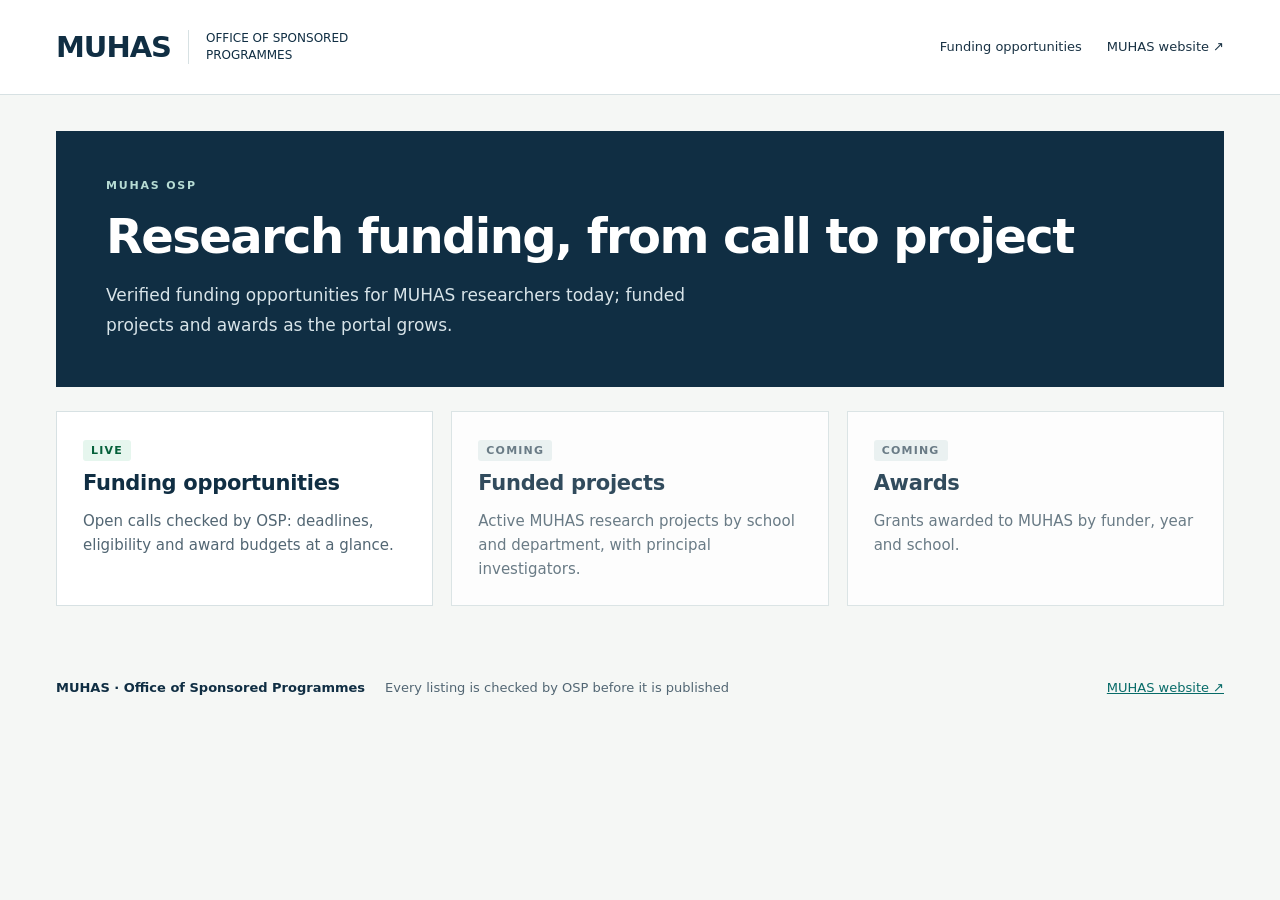
<file: index.html>
<!doctype html>
<html lang="en">
<head>
<meta charset="utf-8"><meta name="viewport" content="width=device-width,initial-scale=1">
<title>Office of Sponsored Programmes | MUHAS</title>
<meta name="description" content="MUHAS Office of Sponsored Programmes: verified research funding opportunities and, progressively, funded projects and awards.">
<meta property="og:title" content="Office of Sponsored Programmes | MUHAS">
<meta property="og:type" content="website">
<link rel="icon" href="data:,">
<link rel="stylesheet" href="assets/osp.css">
</head>
<body>
<a class="skip" href="#main">Skip to content</a>
<header>
  <div class="header-inner">
    <a class="brand" href="./"><b>MUHAS</b><span>OFFICE OF SPONSORED<br>PROGRAMMES</span></a>
    <nav aria-label="Site">
      <a href="opportunities/">Funding opportunities</a>
      <a href="https://muhas.ac.tz/">MUHAS website ↗</a>
    </nav>
  </div>
</header>
<main id="main">
  <section class="hero">
    <p class="eyebrow">MUHAS OSP</p>
    <h1>Research funding, from call to project</h1>
    <p class="lead">Verified funding opportunities for MUHAS researchers today; funded projects and awards as the portal grows.</p>
  </section>
  <div class="sections" style="margin-top:24px">
    <a class="card" href="opportunities/">
      <span class="tag live">LIVE</span>
      <h2>Funding opportunities</h2>
      <p>Open calls checked by OSP: deadlines, eligibility and award budgets at a glance.</p>
    </a>
    <div class="card muted">
      <span class="tag soon">COMING</span>
      <h2>Funded projects</h2>
      <p>Active MUHAS research projects by school and department, with principal investigators.</p>
    </div>
    <div class="card muted">
      <span class="tag soon">COMING</span>
      <h2>Awards</h2>
      <p>Grants awarded to MUHAS by funder, year and school.</p>
    </div>
  </div>
</main>
<footer><strong>MUHAS · Office of Sponsored Programmes</strong><span>Every listing is checked by OSP before it is published</span><a href="https://muhas.ac.tz/">MUHAS website ↗</a></footer>
</body>
</html>
</file>
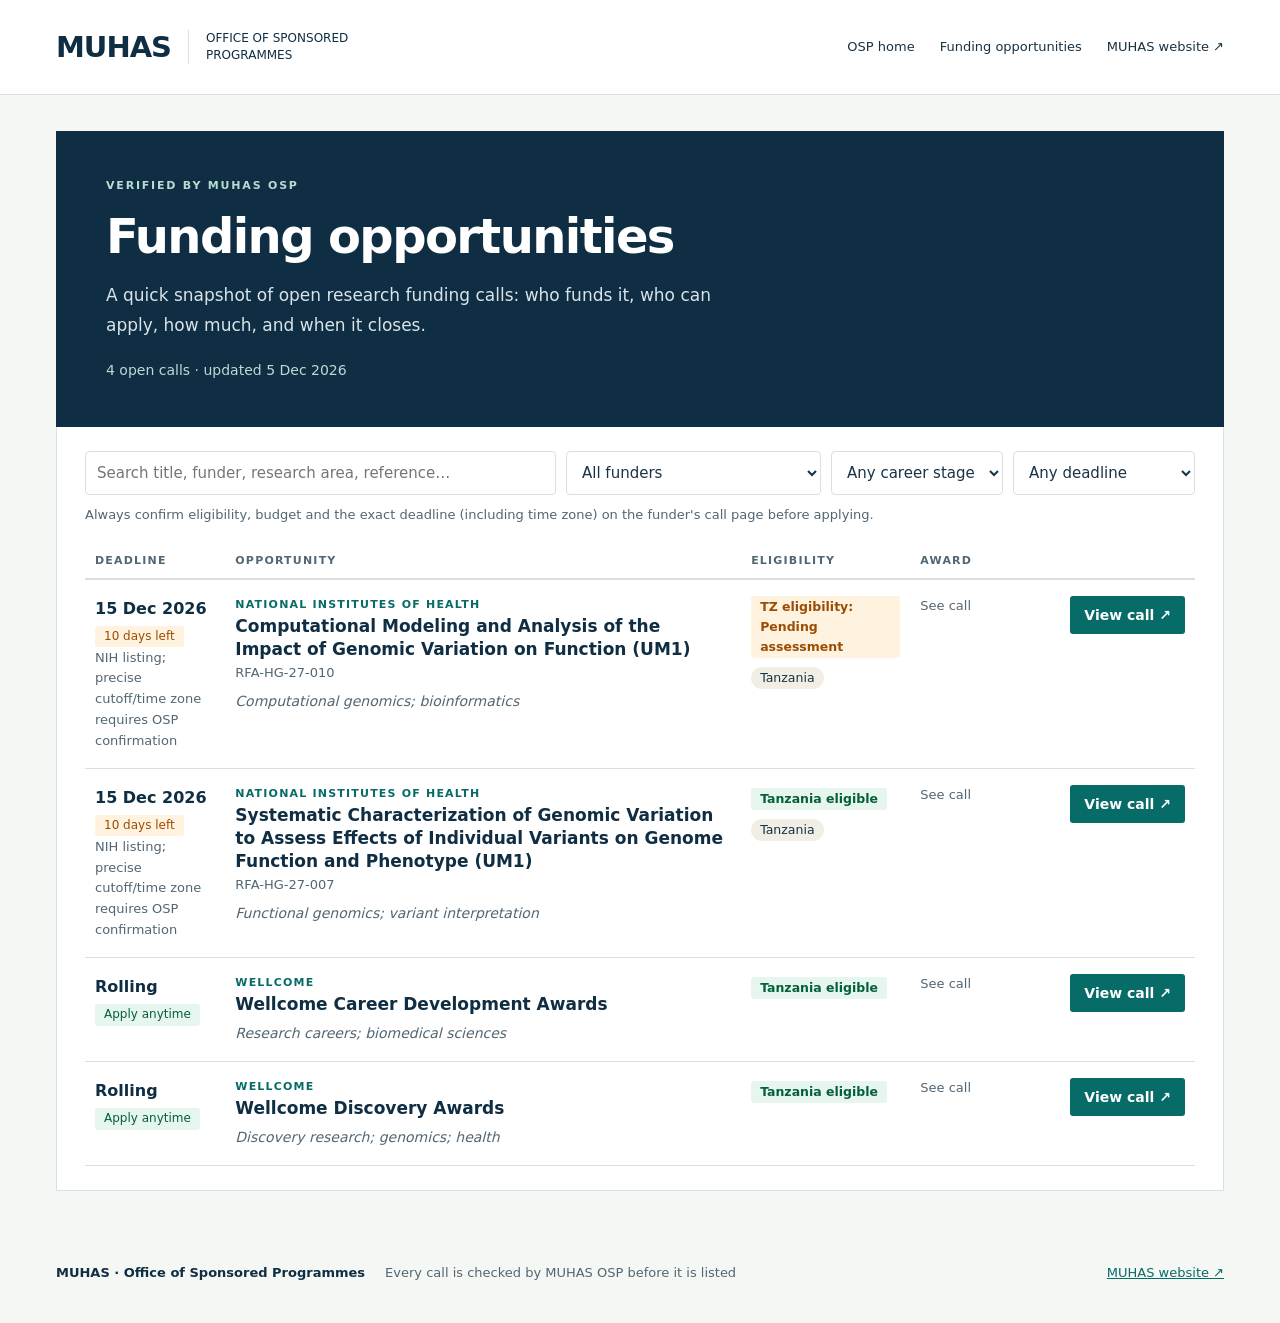
<file: opportunities/index.html>
<!doctype html>
<html lang="en">
<head>
<meta charset="utf-8"><meta name="viewport" content="width=device-width,initial-scale=1">
<title>Funding Opportunities | MUHAS</title>
<meta name="description" content="OSP-verified research funding calls for MUHAS researchers: deadlines, eligibility and award budgets at a glance.">
<meta property="og:title" content="Funding Opportunities | MUHAS">
<meta property="og:description" content="OSP-verified research funding calls for MUHAS researchers.">
<meta property="og:type" content="website">
<link rel="icon" href="data:,">
<link rel="stylesheet" href="../assets/osp.css">
<script src="../assets/opportunities.js" defer></script>
</head>
<body>
<a class="skip" href="#main">Skip to content</a>
<header>
  <div class="header-inner">
    <a class="brand" href="../"><b>MUHAS</b><span>OFFICE OF SPONSORED<br>PROGRAMMES</span></a>
    <nav aria-label="Site">
      <a href="../">OSP home</a>
      <a href="./">Funding opportunities</a>
      <a href="https://muhas.ac.tz/">MUHAS website ↗</a>
    </nav>
  </div>
</header>

<main id="main">
  <section class="hero">
    <p class="eyebrow">VERIFIED BY MUHAS OSP</p>
    <h1>Funding opportunities</h1>
    <p class="lead">A quick snapshot of open research funding calls: who funds it, who can apply, how much, and when it closes.</p>
    <p class="meta"><span id="fo-count">–</span> open calls · <span id="fo-updated">loading…</span></p>
  </section>

  <section class="board" aria-label="Funding calls">
    <div class="controls" role="search">
      <input type="search" id="fo-search" placeholder="Search title, funder, research area, reference…" aria-label="Search calls">
      <select id="fo-funder" aria-label="Filter by funder"><option value="">All funders</option></select>
      <select id="fo-stage" aria-label="Filter by career stage"><option value="">Any career stage</option></select>
      <select id="fo-window" aria-label="Filter by deadline">
        <option value="">Any deadline</option>
        <option value="14">Closing in 14 days</option>
        <option value="30">Closing in 30 days</option>
        <option value="90">Closing in 90 days</option>
        <option value="rolling">Rolling only</option>
      </select>
    </div>
    <p class="disclaimer">Always confirm eligibility, budget and the exact deadline (including time zone) on the funder's call page before applying.</p>

    <table class="fo-table" hidden>
      <thead><tr>
        <th scope="col">Deadline</th><th scope="col">Opportunity</th><th scope="col">Eligibility</th>
        <th scope="col">Award</th><th scope="col"><span class="sr">Call link</span></th>
      </tr></thead>
      <tbody id="fo-rows"></tbody>
    </table>
    <p class="empty" id="fo-empty" hidden>No open calls match your filters.</p>
    <p class="empty" id="fo-error" hidden>The funding list could not be loaded. Please refresh the page.</p>
    <noscript><p class="empty">This page needs JavaScript to show the funding list.</p></noscript>
  </section>
</main>

<footer><strong>MUHAS · Office of Sponsored Programmes</strong><span>Every call is checked by MUHAS OSP before it is listed</span><a href="https://muhas.ac.tz/">MUHAS website ↗</a></footer>
</body>
</html>
</file>
<file: assets/osp.css>
/* Funding Opportunities board — palette and type follow dcepd-courses/catalogue.css */
:root{--navy:#102e43;--teal:#076b68;--ink:#193244;--muted:#526673;--line:#d7e1e3;--paper:#f5f7f5;
  --warn:#9a4d05;--warn-bg:#fff2df;--urgent:#a8261b;--urgent-bg:#fde9e6;--ok:#05603a;--ok-bg:#e6f6ee;--chip:#e9f1f1;--chip2:#f1eee6}
*{box-sizing:border-box}
html{scroll-behavior:smooth}
body{margin:0;font:16px/1.6 system-ui,-apple-system,BlinkMacSystemFont,"Segoe UI",sans-serif;color:var(--ink);background:var(--paper)}
a{color:var(--teal)}
a:focus-visible,input:focus-visible,select:focus-visible,summary:focus-visible{outline:3px solid #cf9b35;outline-offset:3px}
.skip{position:absolute;left:-999px}.skip:focus{left:16px;top:8px;background:#fff;padding:6px 10px;z-index:9}
.sr{position:absolute;width:1px;height:1px;overflow:hidden;clip:rect(0 0 0 0)}
header{background:#fff;border-bottom:1px solid var(--line)}
.header-inner,main,footer{max-width:1240px;margin:auto}
.header-inner{padding:24px 36px;display:flex;align-items:center;justify-content:space-between;gap:25px;flex-wrap:wrap}
.brand{display:flex;align-items:center;gap:17px;text-decoration:none;color:var(--navy)}
.brand b{font-size:29px;letter-spacing:-1px}
.brand span{font-size:12px;line-height:1.4;border-left:1px solid var(--line);padding-left:17px}
nav{display:flex;gap:25px;font-size:13px;flex-wrap:wrap}nav a{text-decoration:none;color:var(--ink)}nav a:hover{text-decoration:underline}
.hero{margin:36px 36px 0;background:var(--navy);color:#fff;padding:46px 50px}
.eyebrow{font-size:11px;letter-spacing:1.8px;font-weight:750;margin:0 0 14px;color:#b7dcd4}
h1{font-size:clamp(32px,4vw,48px);line-height:1.13;letter-spacing:-1.6px;font-weight:650;margin:0 0 18px}
.lead{max-width:620px;color:#d8e4e9;font-size:17px;line-height:1.75;margin:0}
.meta{margin:18px 0 0;color:#b7dcd4;font-size:14px}
.board{margin:0 36px 48px;background:#fff;border:1px solid var(--line);border-top:0;padding:24px 28px}
.controls{display:flex;flex-wrap:wrap;gap:10px}
.controls input,.controls select{font:inherit;font-size:15px;padding:9px 11px;border:1px solid var(--line);border-radius:4px;background:#fff;color:var(--ink)}
.controls input{flex:1 1 300px}
.disclaimer{font-size:13px;color:var(--muted);margin:10px 0 18px}
.fo-table{width:100%;border-collapse:collapse}
.fo-table th{text-align:left;font-size:11px;letter-spacing:1.2px;text-transform:uppercase;color:var(--muted);border-bottom:2px solid var(--line);padding:8px 10px}
.fo-table td{vertical-align:top;padding:16px 10px;border-bottom:1px solid var(--line)}
.dl{white-space:nowrap;min-width:128px}
.dl time,.dl strong{display:block;font-weight:650;color:var(--navy)}
.small{display:block;font-size:13px;color:var(--muted)}
.dl .small{white-space:normal;max-width:17ch}
.funder{display:block;font-size:11px;letter-spacing:1.2px;font-weight:700;text-transform:uppercase;color:var(--teal)}
.title{display:block;color:var(--navy);font-size:17px;line-height:1.35;margin:2px 0}
.summary{margin:6px 0 0;max-width:62ch}
.area{margin:6px 0 0;font-size:14px;color:var(--muted);font-style:italic}
.award{min-width:150px}
.chips{margin-top:6px}
.chip{display:inline-block;margin:0 4px 4px 0;padding:1px 9px;border-radius:999px;background:var(--chip);font-size:12.5px;white-space:nowrap}
.chip.alt{background:var(--chip2)}
.tz{display:inline-block;padding:1px 9px;border-radius:3px;font-size:12.5px;font-weight:650}
.tz.ok{background:var(--ok-bg);color:var(--ok)}.tz.pending{background:var(--warn-bg);color:var(--warn)}
details summary{cursor:pointer;font-size:14px;color:var(--teal);margin-top:4px}
details p{margin:4px 0 0;font-size:14px;max-width:42ch}
.badge{display:inline-block;margin-top:5px;padding:1px 9px;border-radius:3px;font-size:12px;background:var(--chip);color:var(--muted)}
.badge.soon{background:var(--warn-bg);color:var(--warn)}
.badge.urgent{background:var(--urgent-bg);color:var(--urgent);font-weight:650}
.badge.rolling{background:var(--ok-bg);color:var(--ok)}
.btn{display:inline-block;padding:8px 14px;background:var(--teal);color:#fff;text-decoration:none;font-weight:650;font-size:14px;white-space:nowrap;border-radius:3px}
.btn:hover{background:var(--navy)}
.empty{color:var(--muted);padding:20px 0}
footer{display:flex;gap:20px;align-items:center;flex-wrap:wrap;padding:24px 36px 40px;font-size:13px;color:var(--muted)}
footer strong{color:var(--navy)}footer a{margin-left:auto}
@media (max-width:780px){
  .header-inner{padding:18px 16px}.hero{margin:16px 16px 0;padding:30px 22px}.board{margin:0 16px 32px;padding:18px 14px}
  .controls select{flex:1 1 100%}
  .fo-table thead{display:none}
  .fo-table,.fo-table tbody,.fo-table tr,.fo-table td{display:block;width:100%}
  .fo-table tr{border:1px solid var(--line);margin-bottom:14px}
  .fo-table td{border:0;padding:8px 14px}
  .fo-table td[data-label]::before{content:attr(data-label);display:block;font-size:10.5px;letter-spacing:1.2px;text-transform:uppercase;color:var(--muted)}
  .dl .small{max-width:none}
  .btn{display:block;text-align:center}
  footer{padding:20px 16px 32px}footer a{margin-left:0}
}

/* OSP home */
.sections{display:grid;grid-template-columns:repeat(auto-fit,minmax(240px,1fr));gap:18px;margin:0 36px 48px}
.card{background:#fff;border:1px solid var(--line);padding:24px 26px;text-decoration:none;color:var(--ink);display:block}
a.card:hover{border-color:var(--teal)}
.card h2{margin:6px 0 8px;font-size:21px;color:var(--navy);letter-spacing:-.3px}
.card p{margin:0;color:var(--muted);font-size:15px}
.tag{display:inline-block;font-size:11px;letter-spacing:1.2px;font-weight:700;padding:2px 8px;border-radius:3px}
.tag.live{background:var(--ok-bg);color:var(--ok)}.tag.soon{background:var(--chip);color:var(--muted)}
.card.muted{opacity:.85}
@media (max-width:780px){.sections{margin:0 16px 32px}}
</file>
